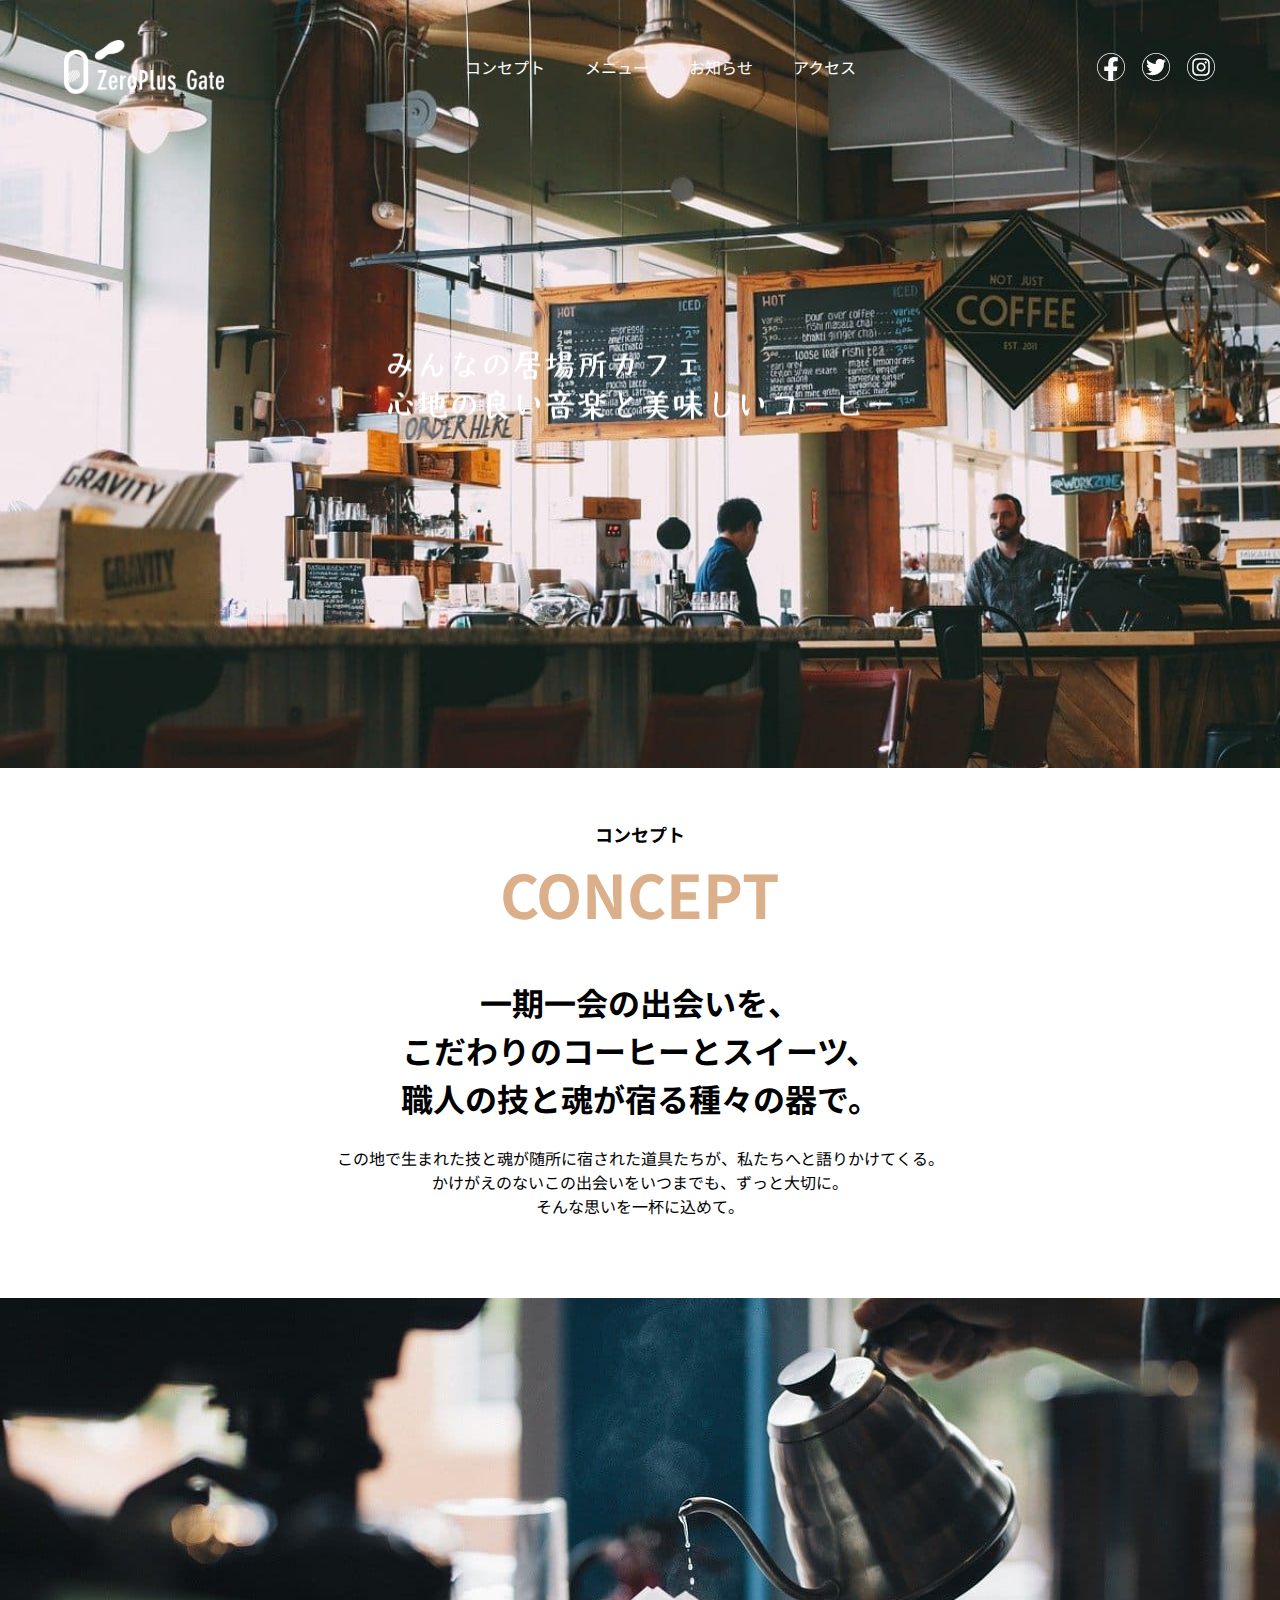
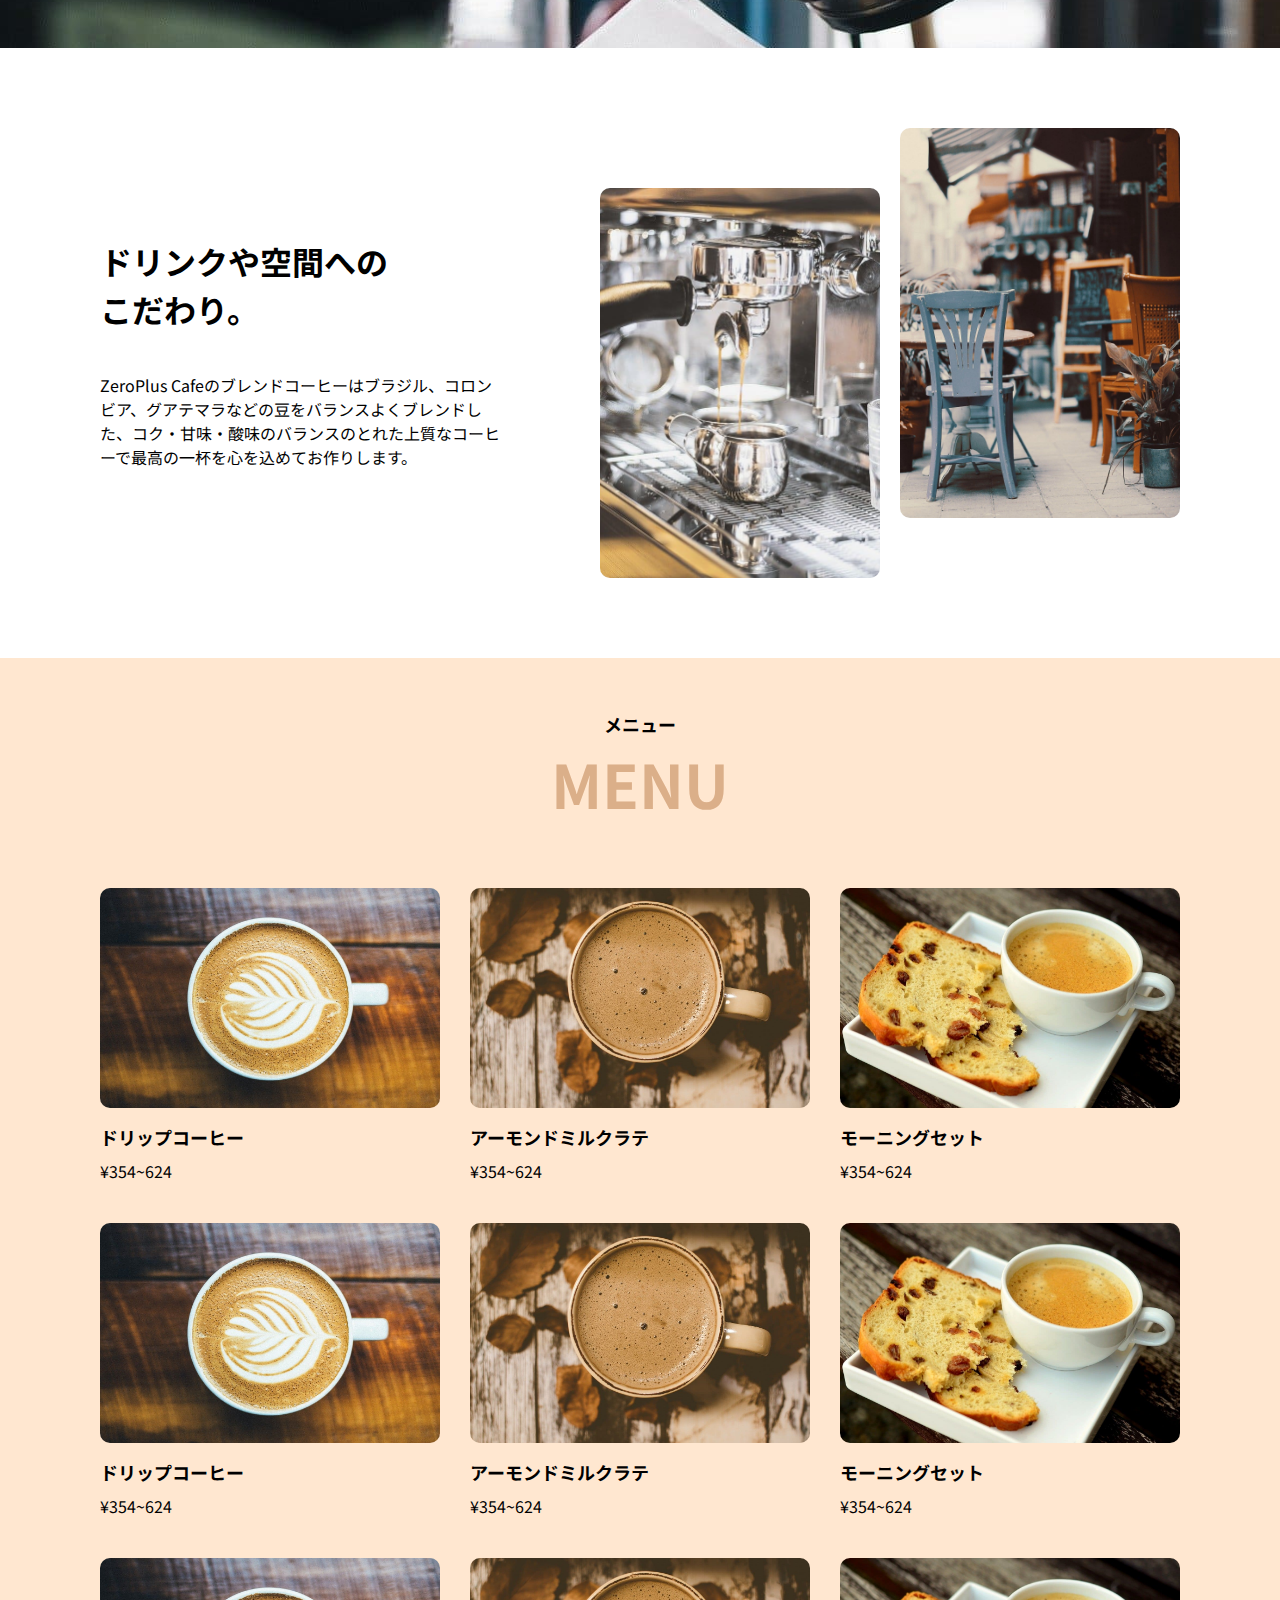
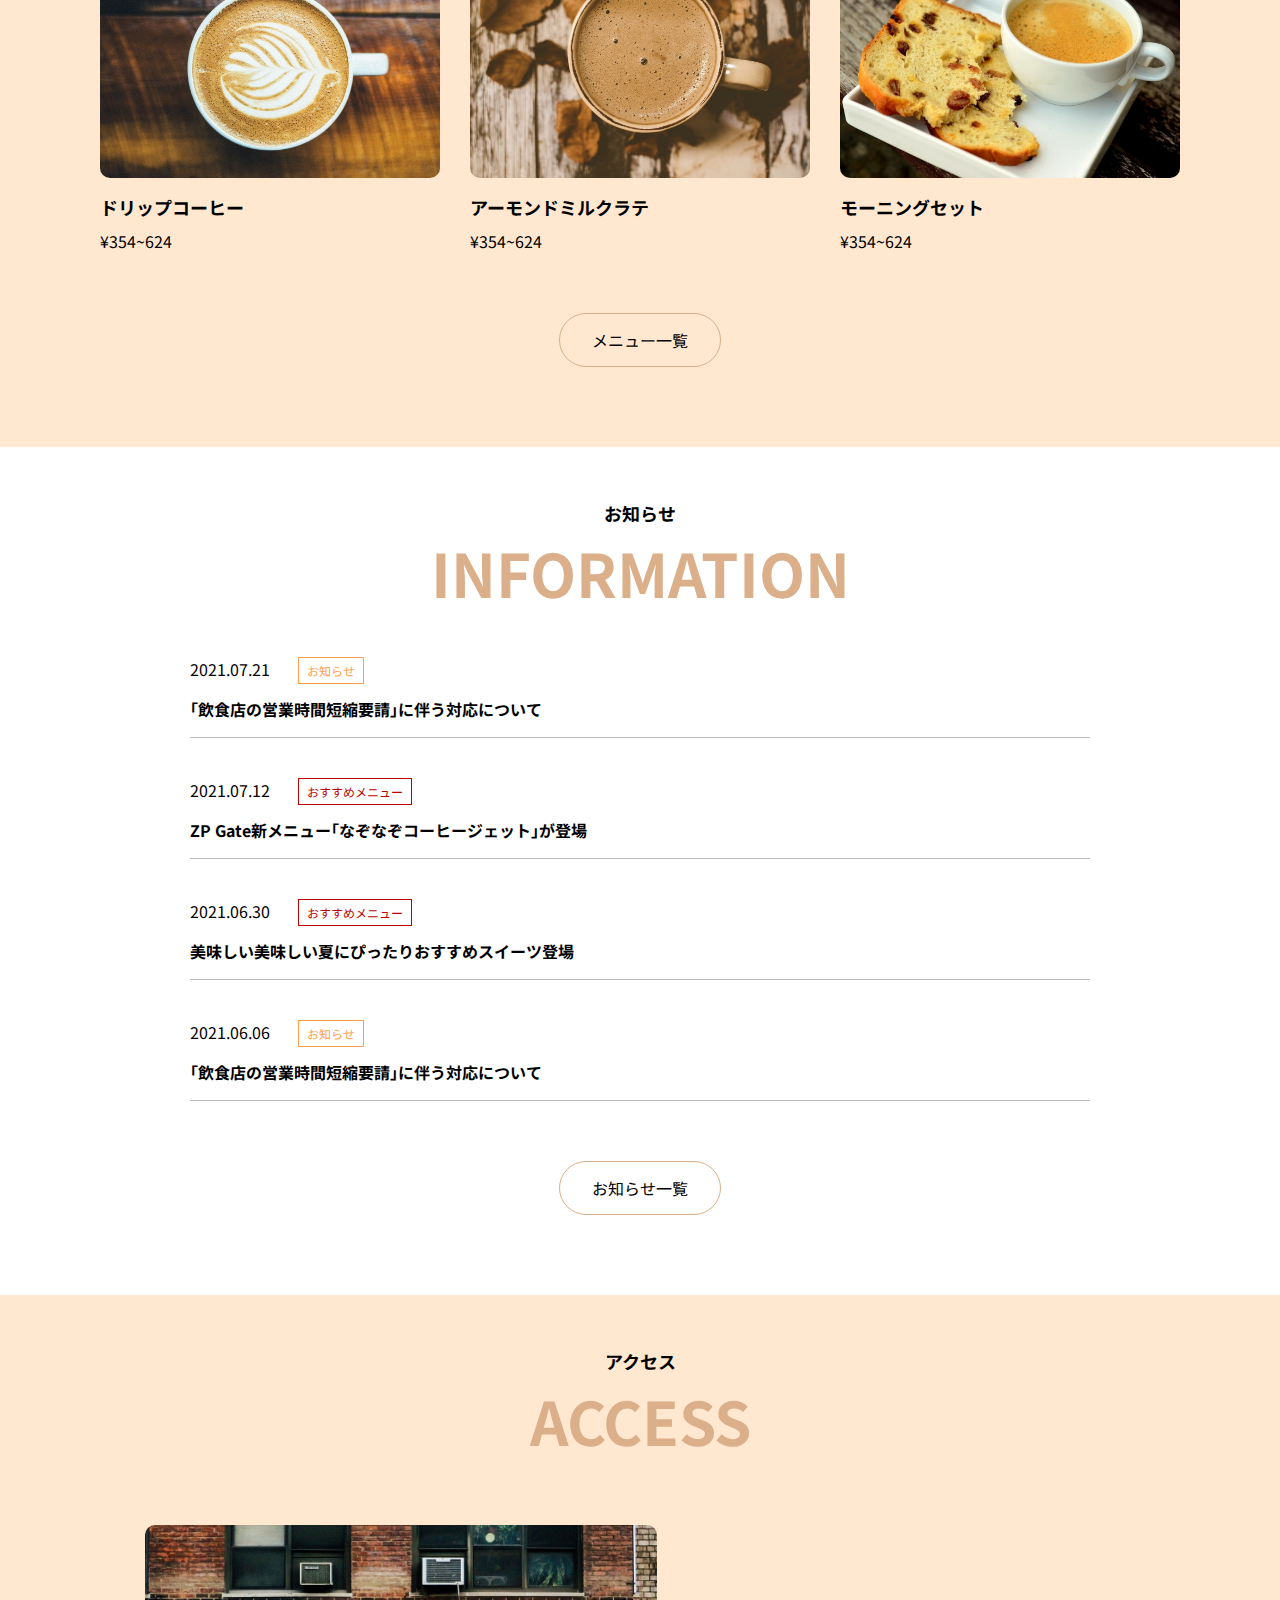
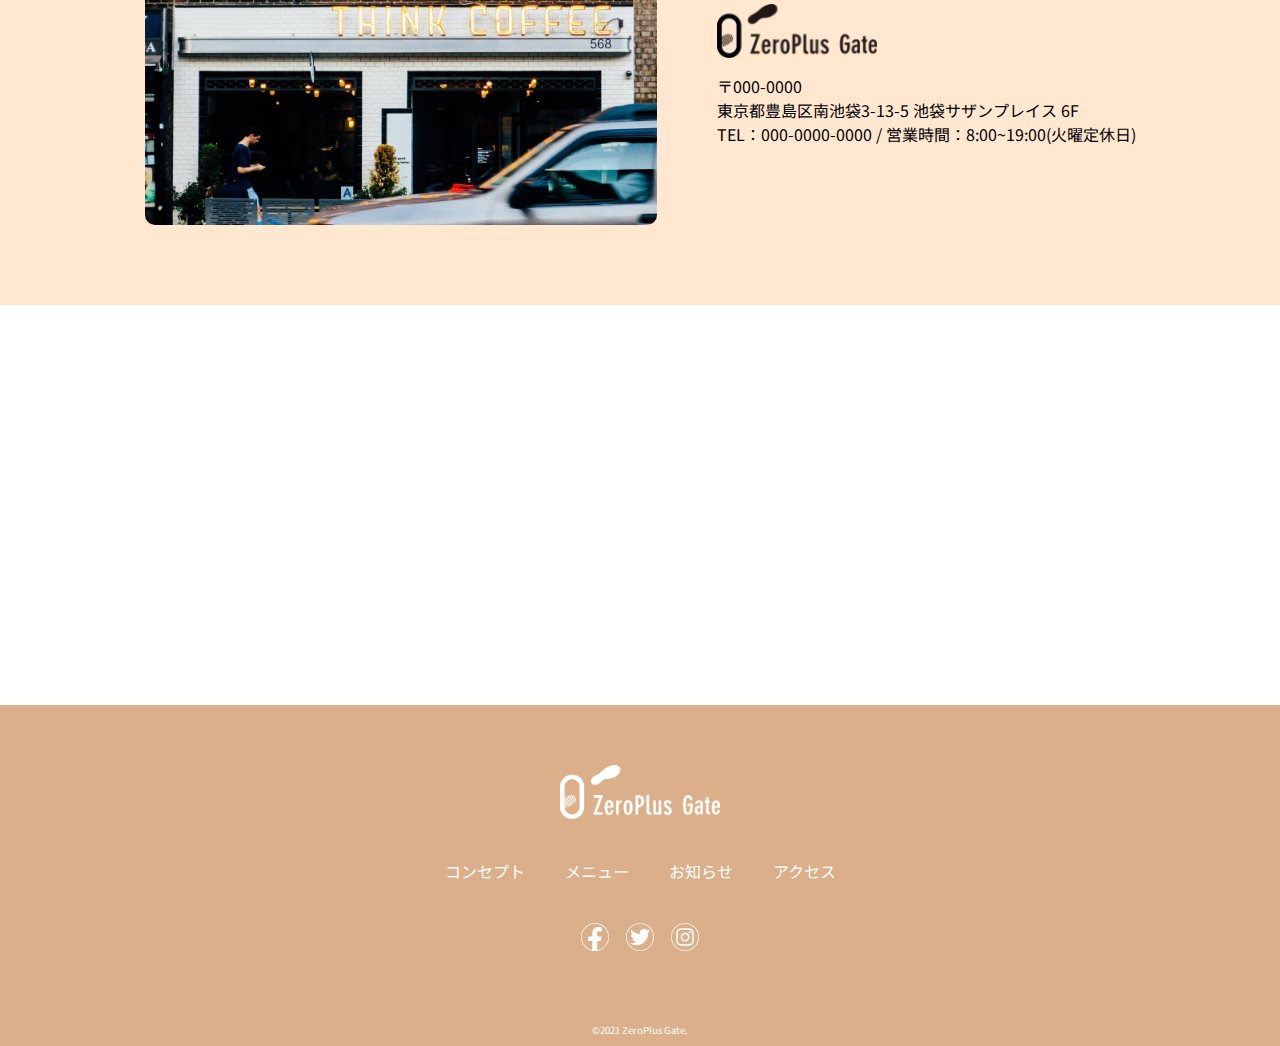
<file: index.html>
<!DOCTYPE html>
<html lang="ja">
  <head>
    <meta charset="UTF-8" />
    <meta http-equiv="X-UA-Compatible" content="IE=edge" />
    <meta name="viewport" content="width=device-width, initial-scale=1.0" />
    <title>ZeroPlus Gate | Cafe</title>
    <link rel="stylesheet" href="css/reset.css" />
    <link rel="preconnect" href="https://fonts.googleapis.com" />
    <link rel="preconnect" href="https://fonts.gstatic.com" crossorigin />
    <link
      href="https://fonts.googleapis.com/css2?family=Noto+Sans+JP:wght@400;700&display=swap"
      rel="stylesheet"
    />
    <link rel="stylesheet" href="css/style.css" />
  </head>

  <body>
    <header class="header">
      <h1 class="header-logo">
        <a class="header-link" href="index.html"
          ><img src="img/logo.png" alt="ロゴ"
        /></a>
      </h1>
      <nav class="header-nav">
        <ul class="header-nav-list">
          <li class="header-nav-item">
            <a href="index.html#concept" class="header-nav-link">コンセプト</a>
          </li>
          <li class="header-nav-item">
            <a href="index.html#menu" class="header-nav-link">メニュー</a>
          </li>
          <li class="header-nav-item">
            <a href="info.html" class="header-nav-link">お知らせ</a>
          </li>
          <li class="header-nav-item">
            <a href="#access" class="header-nav-link">アクセス</a>
          </li>
        </ul>
      </nav>
      <div class="icon">
        <ul class="icon-list">
          <li class="icon-item">
            <a href="#" class="icon-link"
              ><img src="img/facebook_icon.png" alt="Facebookアイコン"
            /></a>
          </li>
          <li class="icon-item">
            <a href="#" class="icon-link"
              ><img src="img/twitter_icon.png" alt="Twitterアイコン"
            /></a>
          </li>
          <li class="icon-item">
            <a href="#" class="icon-link"
              ><img src="img/instagram_icon.png" alt="Instagramアイコン"
            /></a>
          </li>
        </ul>
      </div>
    </header>
    <div class="kv __index">
      <div class="kv-copy">
        <img src="img/kv_copy.png" alt="">
      </div>
    </div>

    <main>
      <section id="concept" class="concept section-wrap">
        <div class="section-inner">
          <h2 class="section-ttl __concept">CONCEPT</h2>
          <p class="concept-txt-main">
            一期一会の出会いを、<br />
            こだわりのコーヒーとスイーツ、<br />
            職人の技と魂が宿る種々の器で。
          </p>
          <p class="concept-txt-sub">
            この地で生まれた技と魂が随所に宿された道具たちが、私たちへと語りかけてくる。<br />
            かけがえのないこの出会いをいつまでも、ずっと大切に。<br />
            そんな思いを一杯に込めて。
          </p>
        </div>
        <div class="concept-img-box">
          <img
            src="img/concept_bg.jpg"
            alt="コンセプトイメージ"
            class="concept-img"
          />
        </div>
        <div class="section-inner">
          <div class="concept-detail-wrap">
            <div class="concept-detail-content">
              <h3 class="concept-detail-ttl">
                ドリンクや空間への<br />
                こだわり。
              </h3>
              <p class="concept-detail-txt">
                ZeroPlus
                Cafeのブレンドコーヒーはブラジル、コロンビア、グアテマラなどの豆をバランスよくブレンドした、コク・甘味・酸味のバランスのとれた上質なコーヒーで最高の一杯を心を込めてお作りします。
              </p>
            </div>
            <div class="concept-detail-img-wrap">
              <div class="concept-detail-img-box">
                <img
                  src="img/concept_photo01.jpg"
                  alt="コンセプトイメージ"
                  class="concept-detail-img"
                />
              </div>
              <div class="concept-detail-img-box">
                <img
                  src="img/concept_photo02.jpeg"
                  alt="コンセプトイメージ"
                  class="concept-detail-img"
                />
              </div>
            </div>
          </div>
        </div>
      </section>

      <section id="menu" class="menu section-wrap">
        <div class="section-inner">
          <h2 class="section-ttl __menu">MENU</h2>
          <div class="menu-wrap">
            <div class="menu-item">
              <div class="menu-img-box">
                <img
                  src="img/menu_photo01.jpeg"
                  alt="ドリップコーヒー"
                  class="menu-img"
                />
              </div>
              <div class="menu-content">
                <p class="menu-txt">ドリップコーヒー</p>
                <p class="menu-price">¥354~624</p>
              </div>
            </div>
            <div class="menu-item">
              <div class="menu-img-box">
                <img
                  src="img/menu_photo02.jpeg"
                  alt="アーモンドミルクラテ"
                  class="menu-img"
                />
              </div>
              <div class="menu-content">
                <p class="menu-txt">アーモンドミルクラテ</p>
                <p class="menu-price">¥354~624</p>
              </div>
            </div>
            <div class="menu-item">
              <div class="menu-img-box">
                <img
                  src="img/menu_photo03.jpg"
                  alt="モーニングセット"
                  class="menu-img"
                />
              </div>
              <div class="menu-content">
                <p class="menu-txt">モーニングセット</p>
                <p class="menu-price">¥354~624</p>
              </div>
            </div>
            <div class="menu-item">
              <div class="menu-img-box">
                <img
                  src="img/menu_photo01.jpeg"
                  alt="ドリップコーヒー"
                  class="menu-img"
                />
              </div>
              <div class="menu-content">
                <p class="menu-txt">ドリップコーヒー</p>
                <p class="menu-price">¥354~624</p>
              </div>
            </div>
            <div class="menu-item">
              <div class="menu-img-box">
                <img
                  src="img/menu_photo02.jpeg"
                  alt="アーモンドミルクラテ"
                  class="menu-img"
                />
              </div>
              <div class="menu-content">
                <p class="menu-txt">アーモンドミルクラテ</p>
                <p class="menu-price">¥354~624</p>
              </div>
            </div>
            <div class="menu-item">
              <div class="menu-img-box">
                <img
                  src="img/menu_photo03.jpg"
                  alt="モーニングセット"
                  class="menu-img"
                />
              </div>
              <div class="menu-content">
                <p class="menu-txt">モーニングセット</p>
                <p class="menu-price">¥354~624</p>
              </div>
            </div>
            <div class="menu-item">
              <div class="menu-img-box">
                <img
                  src="img/menu_photo01.jpeg"
                  alt="ドリップコーヒー"
                  class="menu-img"
                />
              </div>
              <div class="menu-content">
                <p class="menu-txt">ドリップコーヒー</p>
                <p class="menu-price">¥354~624</p>
              </div>
            </div>
            <div class="menu-item">
              <div class="menu-img-box">
                <img
                  src="img/menu_photo02.jpeg"
                  alt="アーモンドミルクラテ"
                  class="menu-img"
                />
              </div>
              <div class="menu-content">
                <p class="menu-txt">アーモンドミルクラテ</p>
                <p class="menu-price">¥354~624</p>
              </div>
            </div>
            <div class="menu-item">
              <div class="menu-img-box">
                <img
                  src="img/menu_photo03.jpg"
                  alt="モーニングセット"
                  class="menu-img"
                />
              </div>
              <div class="menu-content">
                <p class="menu-txt">モーニングセット</p>
                <p class="menu-price">¥354~624</p>
              </div>
            </div>
          </div>
          <div class="btn">
            <a href="menu.html" class="btn-link">メニュー一覧</a>
          </div>
        </div>
      </section>

      <section id="info" class="info section-wrap">
        <div class="section-inner-s">
          <h2 class="section-ttl __info">INFORMATION</h2>
          <ul class="info-list">
            <li class="info-item">
              <span class="info-date"> 2021.07.21 </span>
              <span class="info-tag __orange">お知らせ</span>
              <p class="info-txt">
                <a href="info-single.html" class="info-link"
                  >｢飲食店の営業時間短縮要請｣に伴う対応について</a
                >
              </p>
            </li>
            <li class="info-item">
              <span class="info-date"> 2021.07.12 </span>
              <span class="info-tag __red">おすすめメニュー</span>
              <p class="info-txt">
                <a href="info-single.html" class="info-link"
                  >ZP Gate新メニュー｢なぞなぞコーヒージェット｣が登場</a
                >
              </p>
            </li>
            <li class="info-item">
              <span class="info-date"> 2021.06.30 </span>
              <span class="info-tag __red">おすすめメニュー</span>
              <p class="info-txt">
                <a href="info-single.html" class="info-link"
                  >美味しい美味しい夏にぴったりおすすめスイーツ登場</a
                >
              </p>
            </li>
            <li class="info-item">
              <span class="info-date"> 2021.06.06 </span>
              <span class="info-tag __orange">お知らせ</span>
              <p class="info-txt">
                <a href="info-single.html" class="info-link"
                  >｢飲食店の営業時間短縮要請｣に伴う対応について</a
                >
              </p>
            </li>
          </ul>
          <div class="btn">
            <a href="info.html" class="btn-link">お知らせ一覧</a>
          </div>
        </div>
      </section>

      <section id="access" class="access section-wrap">
        <div class="section-inner">
          <h2 class="section-ttl __access">ACCESS</h2>
          <div class="access-box">
            <div class="access-img-box">
              <img src="img/access_photo.jpg" alt="店舗" class="access-img" />
            </div>
            <div class="access-txt-box">
              <div class="access-txt-img-box">
                <img
                  src="img/logo-black.png"
                  alt="ロゴ"
                  class="access-txt-img"
                />
              </div>
              <p class="access-txt">〒000-0000</p>
              <p class="access-txt">
                東京都豊島区南池袋3-13-5 池袋サザンプレイス 6F
              </p>
              <p class="access-txt">
                TEL：000-0000-0000 / 営業時間：8:00~19:00(火曜定休日)
              </p>
            </div>
          </div>
        </div>
      </section>
      <div class="access-map">
        <iframe
          src="https://www.google.com/maps/embed?pb=!1m18!1m12!1m3!1d3239.0233591672827!2d139.70955231562382!3d35.725644035141656!2m3!1f0!2f0!3f0!3m2!1i1024!2i768!4f13.1!3m3!1m2!1s0x60188d9437ef2593%3A0x9064511d84b164e4!2zWmVyb1BsdXPmsaDooovmoKEgLSDjg5Xjg6rjg7zjg6njg7PjgrnnibnljJblnovjg5fjg63jgrDjg6njg5_jg7PjgrDjgrnjgq_jg7zjg6sgLQ!5e0!3m2!1sja!2sjp!4v1629350153091!5m2!1sja!2sjp"
          width="100%"
          height="400"
          style="border: 0"
          allowfullscreen=""
          loading="lazy"
        ></iframe>
      </div>
    </main>

    <footer class="footer">
      <div class="footer-img-box">
        <img src="img/logo.png" alt="ロゴ" class="footer-img" />
      </div>
      <ul class="footer-nav-list">
        <li class="footer-nav-item">
          <a href="#concept" class="footer-nav-link">コンセプト</a>
        </li>
        <li class="footer-nav-item">
          <a href="menu.html" class="footer-nav-link">メニュー</a>
        </li>
        <li class="footer-nav-item">
          <a href="info.html" class="footer-nav-link">お知らせ</a>
        </li>
        <li class="footer-nav-item">
          <a href="index.html#access" class="footer-nav-link">アクセス</a>
        </li>
      </ul>

      <div class="icon">
        <ul class="icon-list">
          <li class="icon-item">
            <a href="#" class="icon-link"
              ><img src="img/facebook_icon.png" alt="Facebookアイコン"
            /></a>
          </li>
          <li class="icon-item">
            <a href="#" class="icon-link"
              ><img src="img/twitter_icon.png" alt="Twitterアイコン"
            /></a>
          </li>
          <li class="icon-item">
            <a href="#" class="icon-link"
              ><img src="img/instagram_icon.png" alt="Instagramアイコン"
            /></a>
          </li>
        </ul>
      </div>
      <p class="footer-copy"><small>&copy;2021 ZeroPlus Gate.</small></p>
    </footer>
  </body>
</html>
</file>
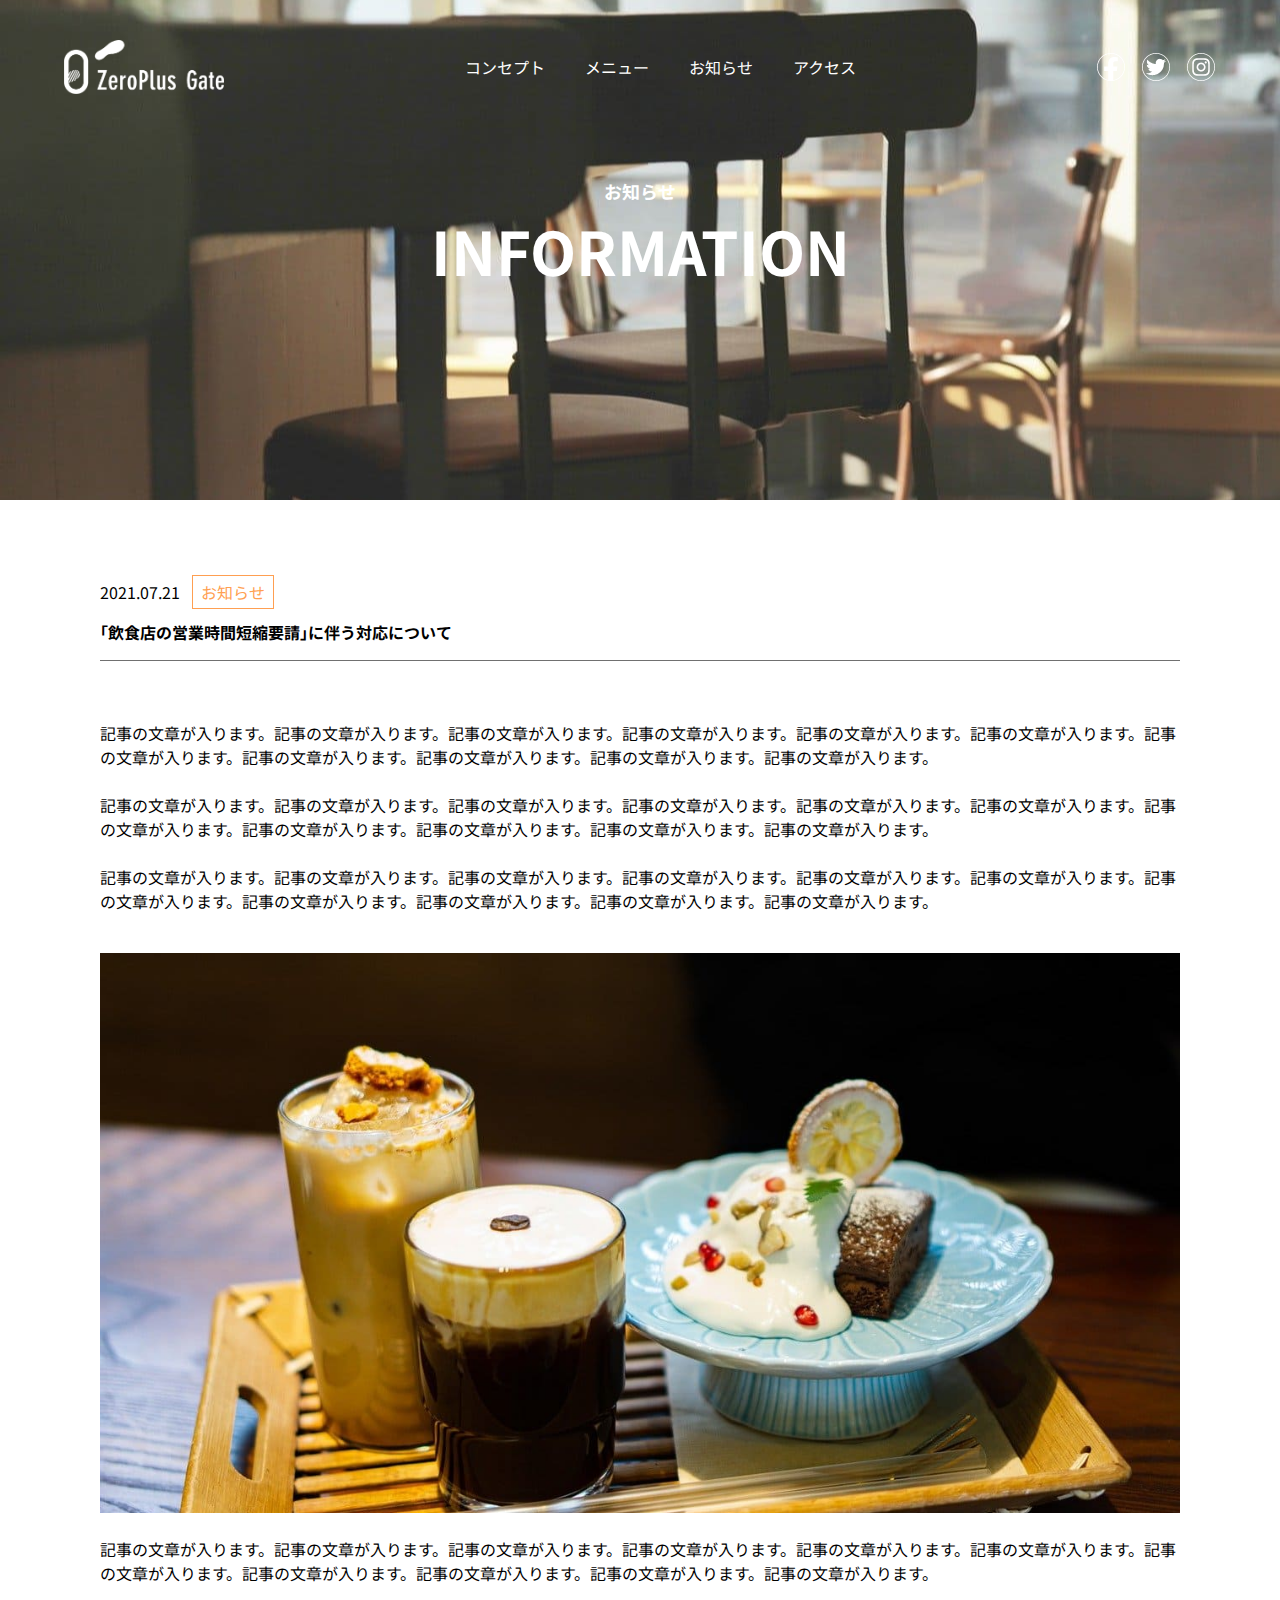
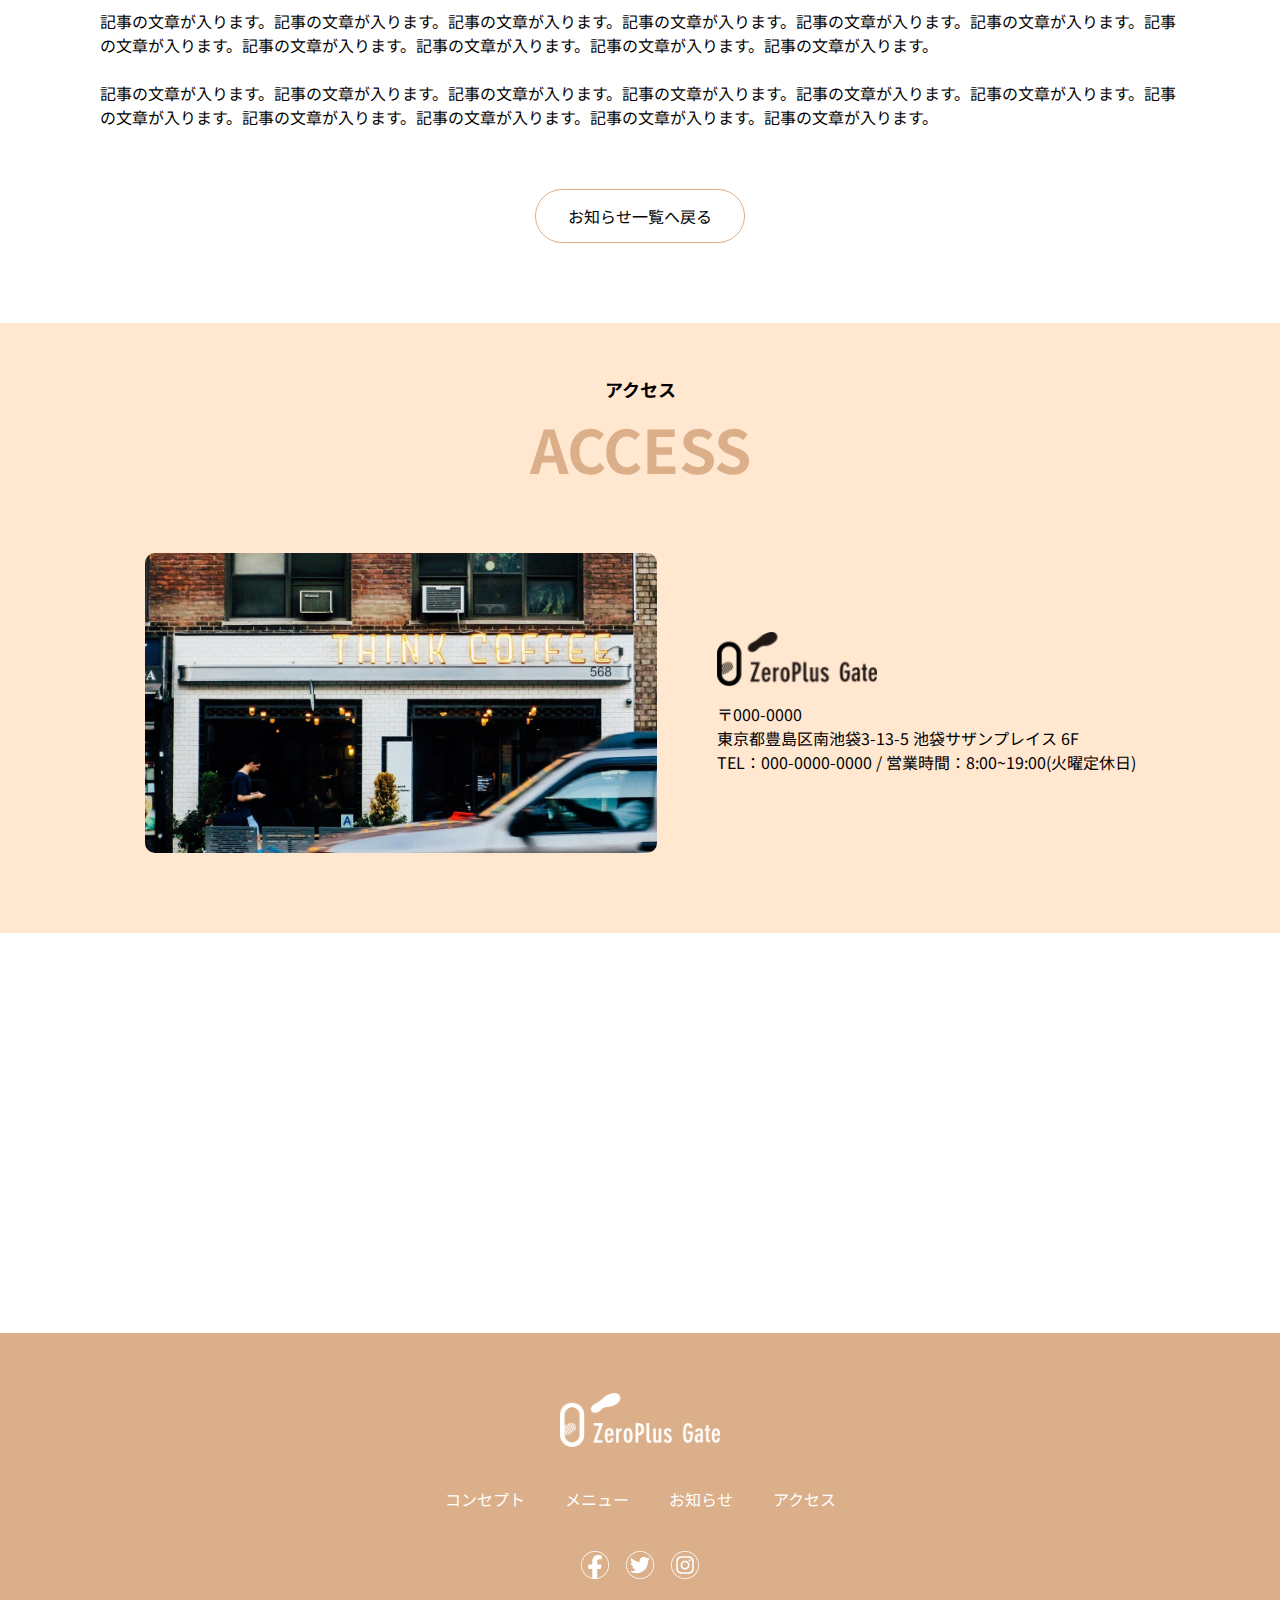
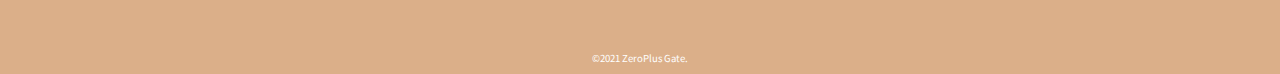
<file: info-single.html>
<!DOCTYPE html>
<html lang="ja">

<head>
  <meta charset="UTF-8">
  <meta http-equiv="X-UA-Compatible" content="IE=edge">
  <meta name="viewport" content="width=device-width, initial-scale=1.0">
  <title>ZeroPlus Gate | Cafe | お知らせ詳細</title>
  <link rel="stylesheet" href="css/reset.css" />
  <link rel="preconnect" href="https://fonts.googleapis.com">
  <link rel="preconnect" href="https://fonts.gstatic.com" crossorigin>
  <link href="https://fonts.googleapis.com/css2?family=Noto+Sans+JP:wght@400;700&display=swap" rel="stylesheet">
  <link rel="stylesheet" href="css/style.css" />
</head>

<body>
  <header class="header">
    <h1 class="header-logo">
      <a class="header-link" href="index.html"
        ><img src="img/logo.png" alt="ロゴ"
      /></a>
    </h1>
    <nav class="header-nav">
      <ul class="header-nav-list">
        <li class="header-nav-item"><a href="index.html#concept" class="header-nav-link">コンセプト</a></li>
        <li class="header-nav-item"><a href="menu.html" class="header-nav-link">メニュー</a></li>
        <li class="header-nav-item"><a href="info.html" class="header-nav-link">お知らせ</a></li>
        <li class="header-nav-item"><a href="#access" class="header-nav-link">アクセス</a></li>
      </ul>
    </nav>
    <div class="icon">
      <ul class="icon-list">
        <li class="icon-item"><a href="#" class="icon-link"><img src="img/facebook_icon.png" alt="Facebookアイコン"></a></li>
        <li class="icon-item"><a href="#" class="icon-link"><img src="img/twitter_icon.png" alt="Twitterアイコン"></a></li>
        <li class="icon-item"><a href="#" class="icon-link"><img src="img/instagram_icon.png" alt="Instagramアイコン"></a>
        </li>
      </ul>
    </div>
  </header>
  <div class="kv __info">
    <div class="kv-detail">
      <h2 class="section-ttl __info">INFORMATION</h2>
    </div>
  </div>
  <main>
    <section class="info-single section-wrap">
      <div class="section-inner">
        <div class="info-single-head">
          <p class="info-date">2021.07.21<span class="info-single-tag __orange">お知らせ</span></p>
          <p class="info-txt">｢飲食店の営業時間短縮要請｣に伴う対応について</p>
        </div>
        <div class="info-single-content">
          <p>
            記事の文章が入ります。記事の文章が入ります。記事の文章が入ります。記事の文章が入ります。記事の文章が入ります。記事の文章が入ります。記事の文章が入ります。記事の文章が入ります。記事の文章が入ります。記事の文章が入ります。記事の文章が入ります。
          </p>
          <p>
            記事の文章が入ります。記事の文章が入ります。記事の文章が入ります。記事の文章が入ります。記事の文章が入ります。記事の文章が入ります。記事の文章が入ります。記事の文章が入ります。記事の文章が入ります。記事の文章が入ります。記事の文章が入ります。
          </p>
          <p>
            記事の文章が入ります。記事の文章が入ります。記事の文章が入ります。記事の文章が入ります。記事の文章が入ります。記事の文章が入ります。記事の文章が入ります。記事の文章が入ります。記事の文章が入ります。記事の文章が入ります。記事の文章が入ります。
          </p>

          <img src="img/info_photo.jpg" alt="記事詳細画像">

          <p>
            記事の文章が入ります。記事の文章が入ります。記事の文章が入ります。記事の文章が入ります。記事の文章が入ります。記事の文章が入ります。記事の文章が入ります。記事の文章が入ります。記事の文章が入ります。記事の文章が入ります。記事の文章が入ります。
          </p>
          <p>
            記事の文章が入ります。記事の文章が入ります。記事の文章が入ります。記事の文章が入ります。記事の文章が入ります。記事の文章が入ります。記事の文章が入ります。記事の文章が入ります。記事の文章が入ります。記事の文章が入ります。記事の文章が入ります。
          </p>
          <p>
            記事の文章が入ります。記事の文章が入ります。記事の文章が入ります。記事の文章が入ります。記事の文章が入ります。記事の文章が入ります。記事の文章が入ります。記事の文章が入ります。記事の文章が入ります。記事の文章が入ります。記事の文章が入ります。
          </p>

        </div>
        <div class="btn"><a href="info.html" class="btn-link">お知らせ一覧へ戻る</a></div>
      </div>
    </section>
    <section id="access" class="access section-wrap">
      <div class="section-inner">
        <h2 class="section-ttl __access">ACCESS</h2>
        <div class="access-box">
          <div class="access-img-box">
            <img src="img/access_photo.jpg" alt="店舗" class="access-img" />
          </div>
          <div class="access-txt-box">
            <div class="access-txt-img-box">
              <img
                src="img/logo-black.png"
                alt="ロゴ"
                class="access-txt-img"
              />
            </div>
            <p class="access-txt">〒000-0000</p>
            <p class="access-txt">
              東京都豊島区南池袋3-13-5 池袋サザンプレイス 6F
            </p>
            <p class="access-txt">
              TEL：000-0000-0000 / 営業時間：8:00~19:00(火曜定休日)
            </p>
          </div>
        </div>
      </div>
    </section>
    <div class="access-map">
      <iframe
        src="https://www.google.com/maps/embed?pb=!1m18!1m12!1m3!1d3239.0233591672827!2d139.70955231562382!3d35.725644035141656!2m3!1f0!2f0!3f0!3m2!1i1024!2i768!4f13.1!3m3!1m2!1s0x60188d9437ef2593%3A0x9064511d84b164e4!2zWmVyb1BsdXPmsaDooovmoKEgLSDjg5Xjg6rjg7zjg6njg7PjgrnnibnljJblnovjg5fjg63jgrDjg6njg5_jg7PjgrDjgrnjgq_jg7zjg6sgLQ!5e0!3m2!1sja!2sjp!4v1629350153091!5m2!1sja!2sjp"
        width="100%"
        height="400"
        style="border: 0"
        allowfullscreen=""
        loading="lazy"
      ></iframe>
    </div>
  </main>

  <footer class="footer">
    <div class="footer-img-box">
      <img src="img/logo.png" alt="ロゴ" class="footer-img" />
    </div>
    <ul class="footer-nav-list">
      <li class="footer-nav-item">
        <a href="#concept" class="footer-nav-link">コンセプト</a>
      </li>
      <li class="footer-nav-item">
        <a href="menu.html" class="footer-nav-link">メニュー</a>
      </li>
      <li class="footer-nav-item">
        <a href="info.html" class="footer-nav-link">お知らせ</a>
      </li>
      <li class="footer-nav-item">
        <a href="index.html#access" class="footer-nav-link">アクセス</a>
      </li>
    </ul>

    <div class="icon">
      <ul class="icon-list">
        <li class="icon-item">
          <a href="#" class="icon-link"
            ><img src="img/facebook_icon.png" alt="Facebookアイコン"
          /></a>
        </li>
        <li class="icon-item">
          <a href="#" class="icon-link"
            ><img src="img/twitter_icon.png" alt="Twitterアイコン"
          /></a>
        </li>
        <li class="icon-item">
          <a href="#" class="icon-link"
            ><img src="img/instagram_icon.png" alt="Instagramアイコン"
          /></a>
        </li>
      </ul>
    </div>
    <p class="footer-copy"><small>&copy;2021 ZeroPlus Gate.</small></p>
  </footer>
</body>

</html>
</file>
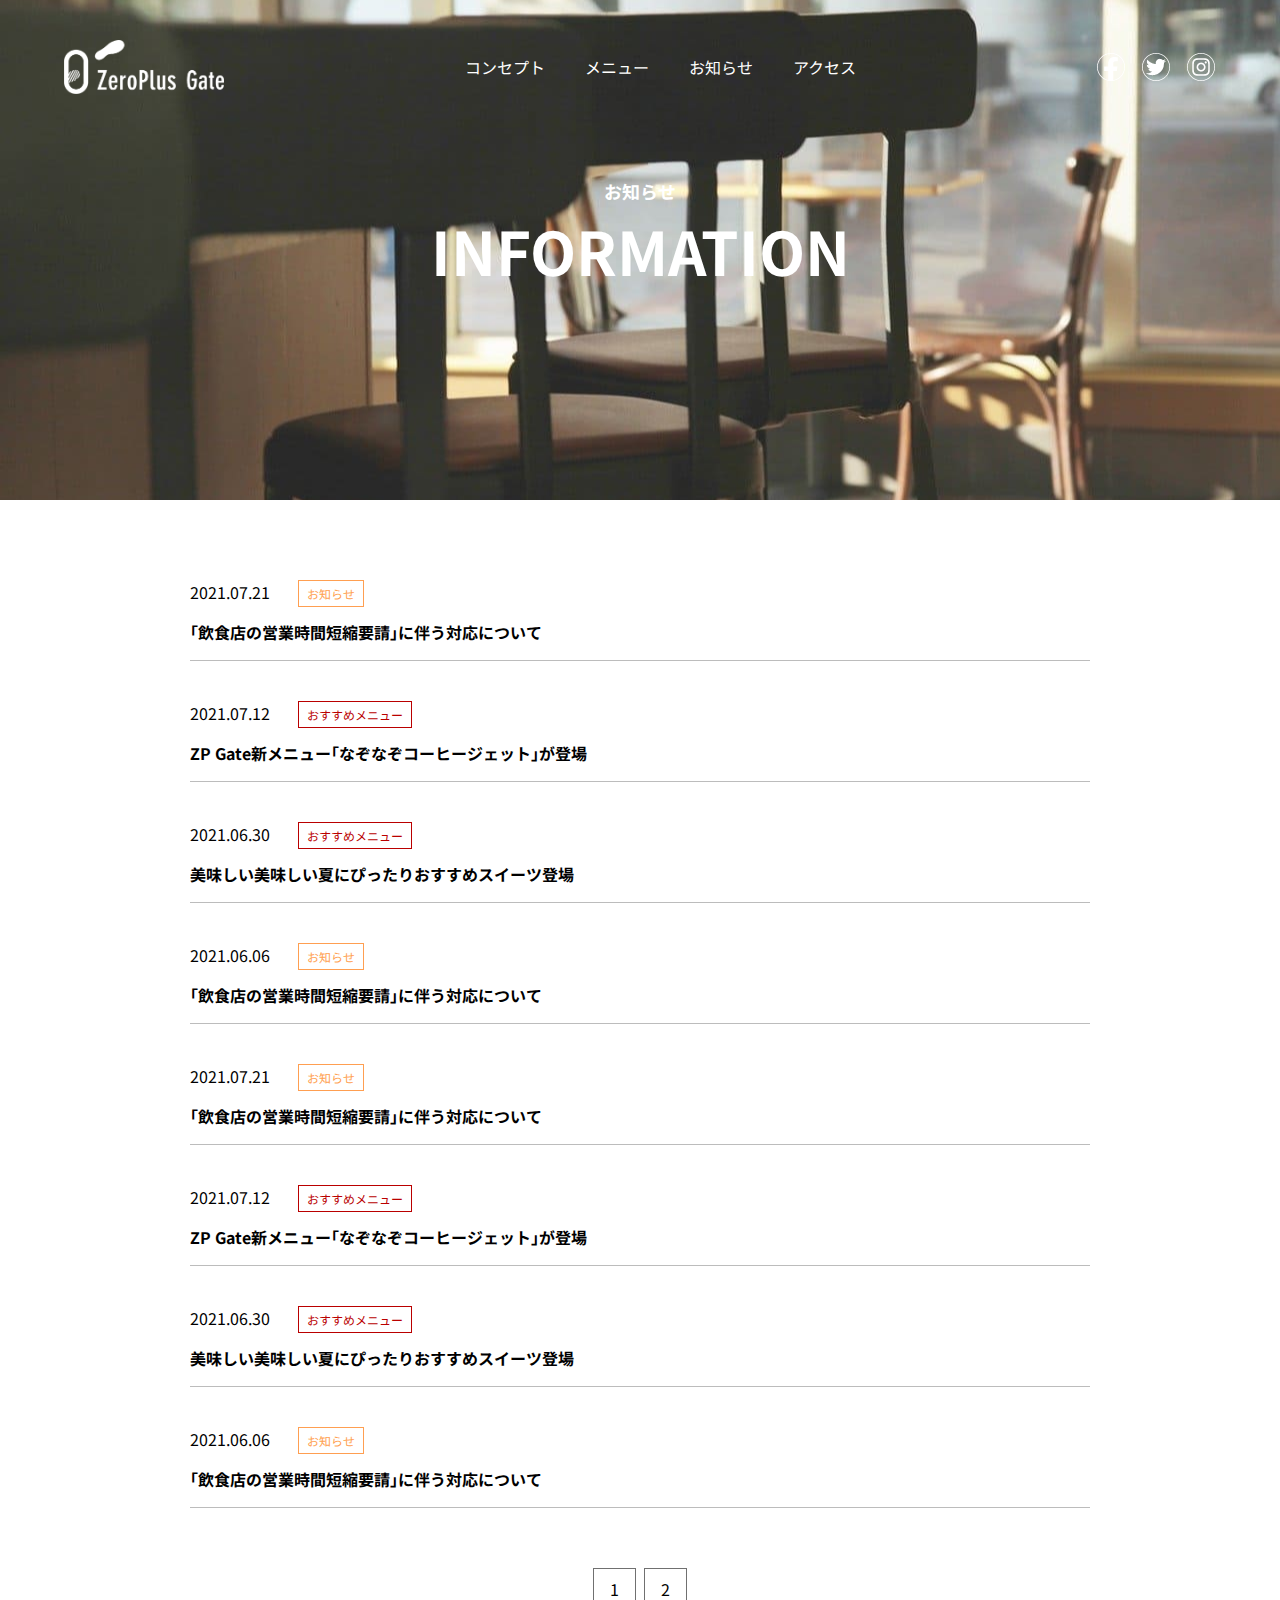
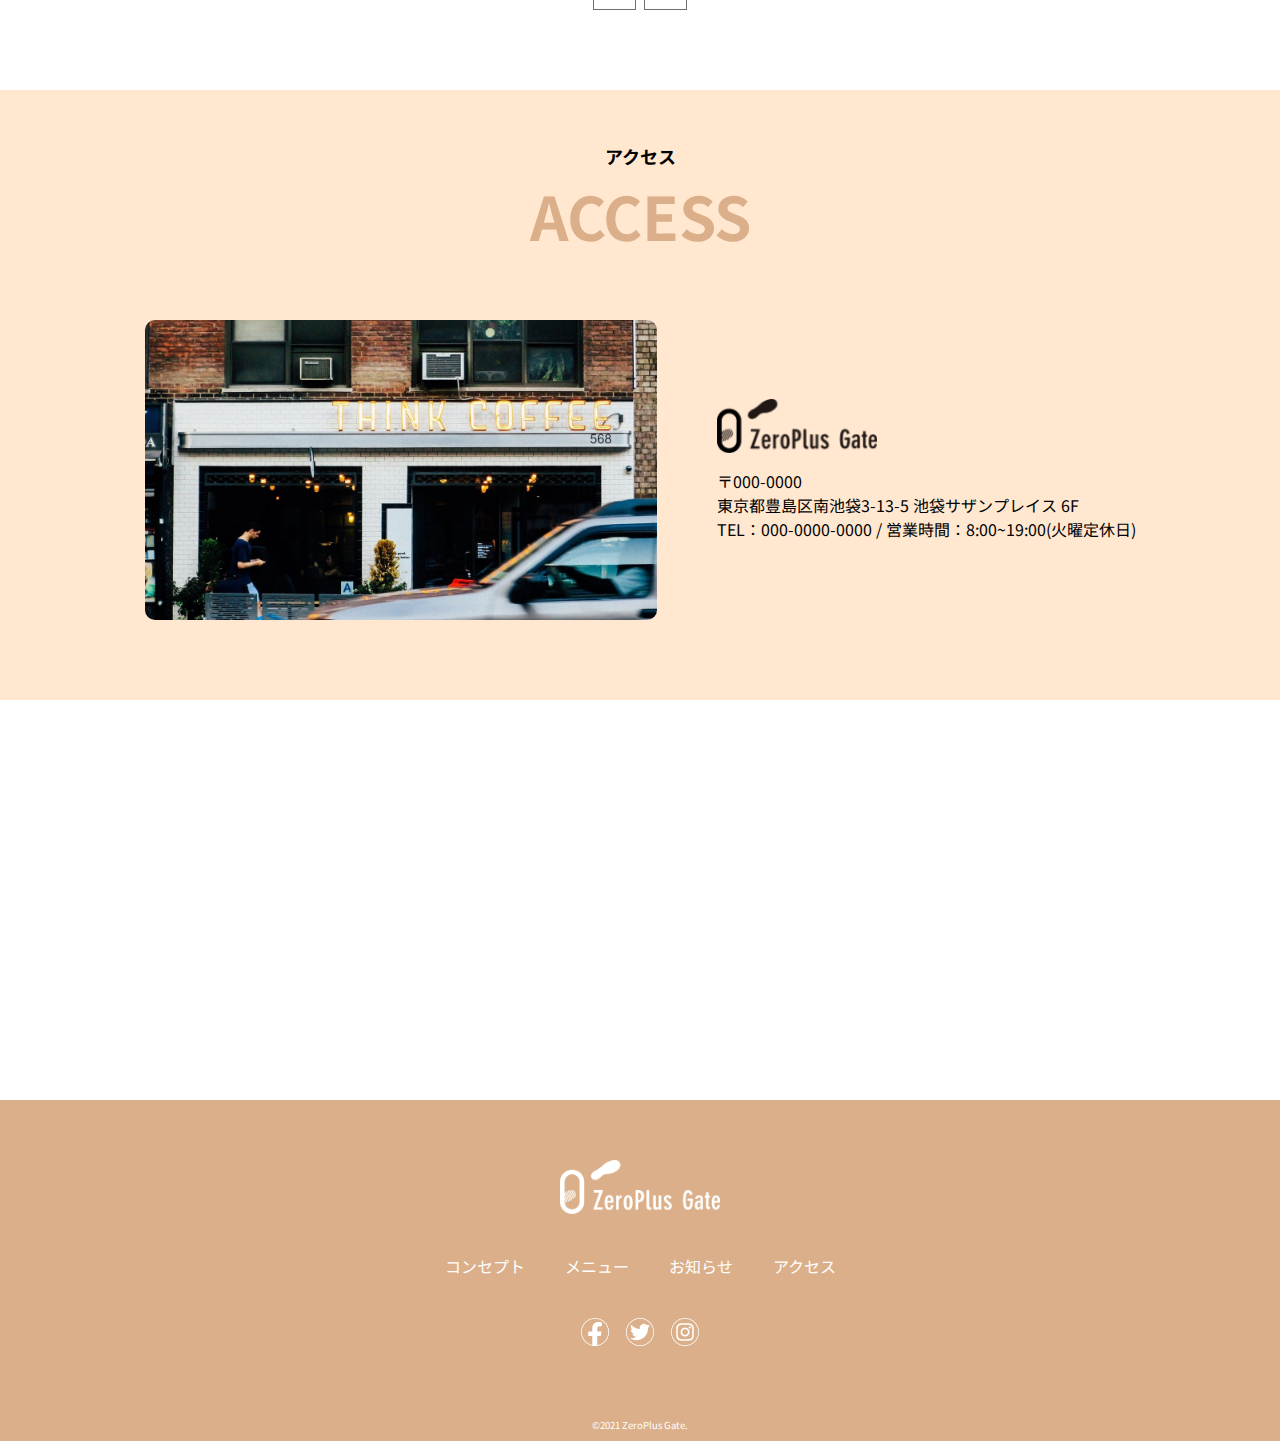
<file: info.html>
<!DOCTYPE html>
<html lang="ja">
  <head>
    <meta charset="UTF-8" />
    <meta http-equiv="X-UA-Compatible" content="IE=edge" />
    <meta name="viewport" content="width=device-width, initial-scale=1.0" />
    <title>ZeroPlus Gate | Cafe | お知らせ</title>
    <link rel="stylesheet" href="css/reset.css" />
    <link rel="preconnect" href="https://fonts.googleapis.com" />
    <link rel="preconnect" href="https://fonts.gstatic.com" crossorigin />
    <link
      href="https://fonts.googleapis.com/css2?family=Noto+Sans+JP:wght@400;700&display=swap"
      rel="stylesheet"
    />
    <link rel="stylesheet" href="css/style.css" />
  </head>

  <body>
    <header class="header">
      <h1 class="header-logo">
        <a class="header-link" href="index.html"
          ><img src="img/logo.png" alt="ロゴ"
        /></a>
      </h1>
      <nav class="header-nav">
        <ul class="header-nav-list">
          <li class="header-nav-item">
            <a href="index.html#concept" class="header-nav-link">コンセプト</a>
          </li>
          <li class="header-nav-item">
            <a href="menu.html" class="header-nav-link">メニュー</a>
          </li>
          <li class="header-nav-item">
            <a href="info.html" class="header-nav-link">お知らせ</a>
          </li>
          <li class="header-nav-item">
            <a href="#access" class="header-nav-link">アクセス</a>
          </li>
        </ul>
      </nav>
      <div class="icon">
        <ul class="icon-list">
          <li class="icon-item">
            <a href="#" class="icon-link"
              ><img src="img/facebook_icon.png" alt="Facebookアイコン"
            /></a>
          </li>
          <li class="icon-item">
            <a href="#" class="icon-link"
              ><img src="img/twitter_icon.png" alt="Twitterアイコン"
            /></a>
          </li>
          <li class="icon-item">
            <a href="#" class="icon-link"
              ><img src="img/instagram_icon.png" alt="Instagramアイコン"
            /></a>
          </li>
        </ul>
      </div>
    </header>
    <div class="kv __info">
      <div class="kv-detail">
        <h2 class="section-ttl __info">INFORMATION</h2>
      </div>
    </div>
    <main>
      <section class="info __under">
        <div class="section-inner-s">
          <ul class="info-list">
            <li class="info-item">
              <span class="info-date"> 2021.07.21 </span>
              <span class="info-tag __orange">お知らせ</span>
              <p class="info-txt">
                <a href="info-single.html" class="info-link"
                  >｢飲食店の営業時間短縮要請｣に伴う対応について</a
                >
              </p>
            </li>
            <li class="info-item">
              <span class="info-date"> 2021.07.12 </span>
              <span class="info-tag __red">おすすめメニュー</span>
              <p class="info-txt">
                <a href="info-single.html" class="info-link"
                  >ZP Gate新メニュー｢なぞなぞコーヒージェット｣が登場</a
                >
              </p>
            </li>
            <li class="info-item">
              <span class="info-date"> 2021.06.30 </span>
              <span class="info-tag __red">おすすめメニュー</span>
              <p class="info-txt">
                <a href="info-single.html" class="info-link"
                  >美味しい美味しい夏にぴったりおすすめスイーツ登場</a
                >
              </p>
            </li>
            <li class="info-item">
              <span class="info-date"> 2021.06.06 </span>
              <span class="info-tag __orange">お知らせ</span>
              <p class="info-txt">
                <a href="info-single.html" class="info-link"
                  >｢飲食店の営業時間短縮要請｣に伴う対応について</a
                >
              </p>
            </li>
            <li class="info-item">
              <span class="info-date"> 2021.07.21 </span>
              <span class="info-tag __orange">お知らせ</span>
              <p class="info-txt">
                <a href="info-single.html" class="info-link"
                  >｢飲食店の営業時間短縮要請｣に伴う対応について</a
                >
              </p>
            </li>
            <li class="info-item">
              <span class="info-date"> 2021.07.12 </span>
              <span class="info-tag __red">おすすめメニュー</span>
              <p class="info-txt">
                <a href="info-single.html" class="info-link"
                  >ZP Gate新メニュー｢なぞなぞコーヒージェット｣が登場</a
                >
              </p>
            </li>
            <li class="info-item">
              <span class="info-date"> 2021.06.30 </span>
              <span class="info-tag __red">おすすめメニュー</span>
              <p class="info-txt">
                <a href="info-single.html" class="info-link"
                  >美味しい美味しい夏にぴったりおすすめスイーツ登場</a
                >
              </p>
            </li>
            <li class="info-item">
              <span class="info-date"> 2021.06.06 </span>
              <span class="info-tag __orange">お知らせ</span>
              <p class="info-txt">
                <a href="info-single.html" class="info-link"
                  >｢飲食店の営業時間短縮要請｣に伴う対応について</a
                >
              </p>
            </li>
          </ul>

          <ul class="page-btn-box">
            <li class="page-btn"><a href="#" class="page-btn-link">1</a></li>
            <li class="page-btn"><a href="#" class="page-btn-link">2</a></li>
          </ul>
        </div>
      </section>

      <section id="access" class="access section-wrap">
        <div class="section-inner">
          <h2 class="section-ttl __access">ACCESS</h2>
          <div class="access-box">
            <div class="access-img-box">
              <img src="img/access_photo.jpg" alt="店舗" class="access-img" />
            </div>
            <div class="access-txt-box">
              <div class="access-txt-img-box">
                <img
                  src="img/logo-black.png"
                  alt="ロゴ"
                  class="access-txt-img"
                />
              </div>
              <p class="access-txt">〒000-0000</p>
              <p class="access-txt">
                東京都豊島区南池袋3-13-5 池袋サザンプレイス 6F
              </p>
              <p class="access-txt">
                TEL：000-0000-0000 / 営業時間：8:00~19:00(火曜定休日)
              </p>
            </div>
          </div>
        </div>
      </section>
      <div class="access-map">
        <iframe
          src="https://www.google.com/maps/embed?pb=!1m18!1m12!1m3!1d3239.0233591672827!2d139.70955231562382!3d35.725644035141656!2m3!1f0!2f0!3f0!3m2!1i1024!2i768!4f13.1!3m3!1m2!1s0x60188d9437ef2593%3A0x9064511d84b164e4!2zWmVyb1BsdXPmsaDooovmoKEgLSDjg5Xjg6rjg7zjg6njg7PjgrnnibnljJblnovjg5fjg63jgrDjg6njg5_jg7PjgrDjgrnjgq_jg7zjg6sgLQ!5e0!3m2!1sja!2sjp!4v1629350153091!5m2!1sja!2sjp"
          width="100%"
          height="400"
          style="border: 0"
          allowfullscreen=""
          loading="lazy"
        ></iframe>
      </div>
    </main>

    <footer class="footer">
      <div class="footer-img-box">
        <img src="img/logo.png" alt="ロゴ" class="footer-img" />
      </div>
      <ul class="footer-nav-list">
        <li class="footer-nav-item">
          <a href="#concept" class="footer-nav-link">コンセプト</a>
        </li>
        <li class="footer-nav-item">
          <a href="menu.html" class="footer-nav-link">メニュー</a>
        </li>
        <li class="footer-nav-item">
          <a href="info.html" class="footer-nav-link">お知らせ</a>
        </li>
        <li class="footer-nav-item">
          <a href="index.html#access" class="footer-nav-link">アクセス</a>
        </li>
      </ul>

      <div class="icon">
        <ul class="icon-list">
          <li class="icon-item">
            <a href="#" class="icon-link"
              ><img src="img/facebook_icon.png" alt="Facebookアイコン"
            /></a>
          </li>
          <li class="icon-item">
            <a href="#" class="icon-link"
              ><img src="img/twitter_icon.png" alt="Twitterアイコン"
            /></a>
          </li>
          <li class="icon-item">
            <a href="#" class="icon-link"
              ><img src="img/instagram_icon.png" alt="Instagramアイコン"
            /></a>
          </li>
        </ul>
      </div>
      <p class="footer-copy"><small>&copy;2021 ZeroPlus Gate.</small></p>
    </footer>
  </body>
</html>
</file>
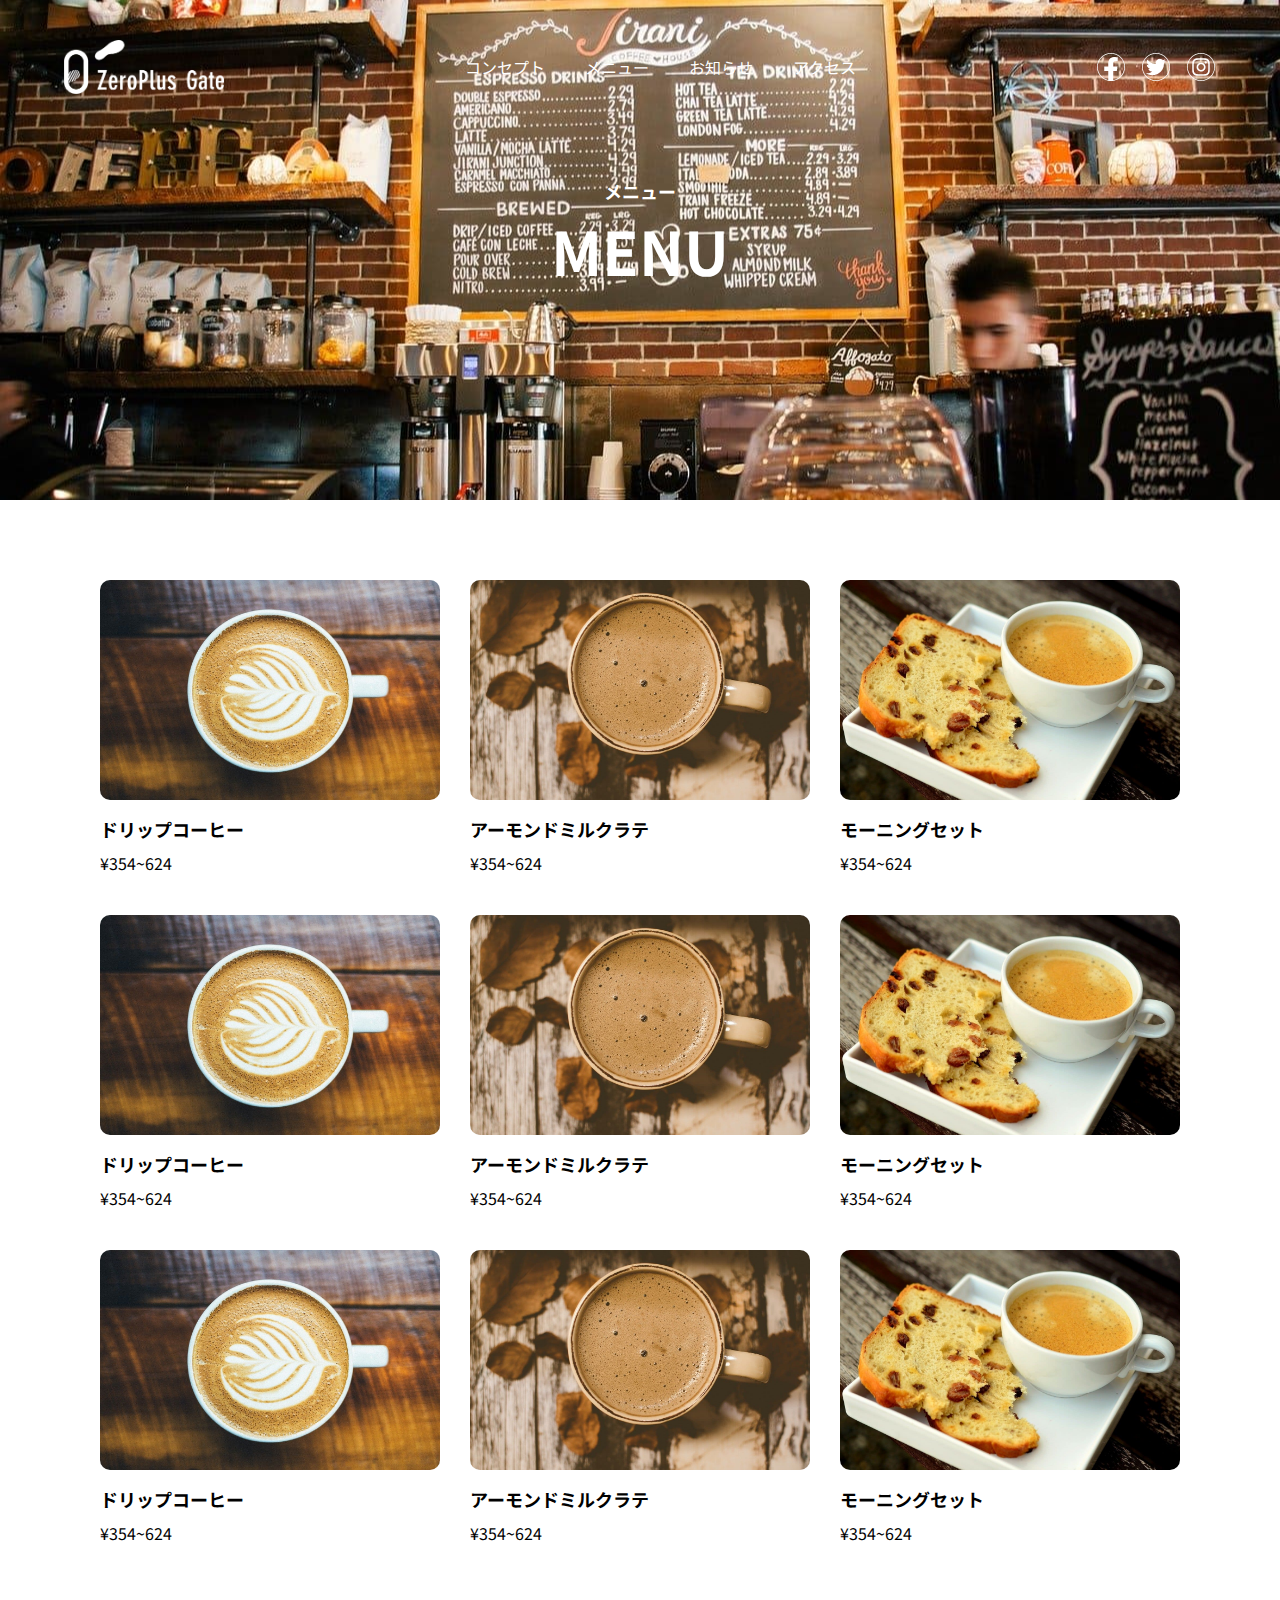
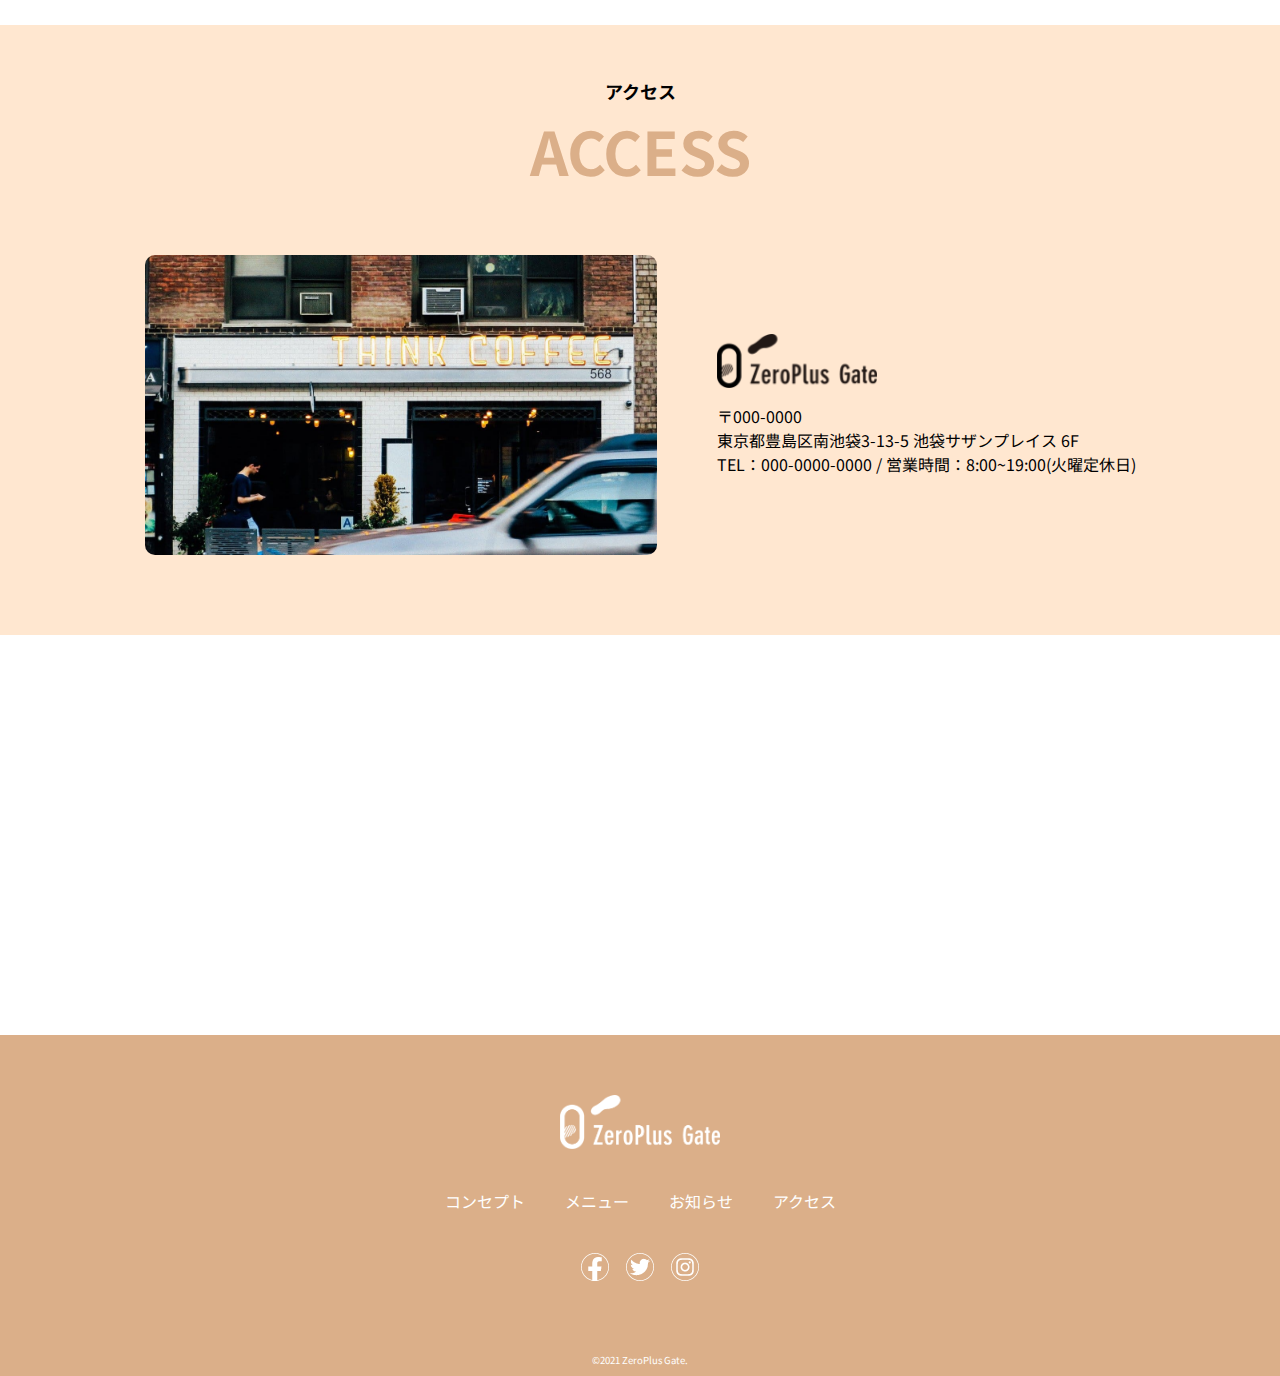
<file: menu.html>
<!DOCTYPE html>
<html lang="ja">
  <head>
    <meta charset="UTF-8" />
    <meta http-equiv="X-UA-Compatible" content="IE=edge" />
    <meta name="viewport" content="width=device-width, initial-scale=1.0" />
    <title>ZeroPlus Gate | Cafe | メニュー一覧</title>
    <link rel="stylesheet" href="css/reset.css" />
    <link rel="preconnect" href="https://fonts.googleapis.com" />
    <link rel="preconnect" href="https://fonts.gstatic.com" crossorigin />
    <link
      href="https://fonts.googleapis.com/css2?family=Noto+Sans+JP:wght@400;700&display=swap"
      rel="stylesheet"
    />
    <link rel="stylesheet" href="css/style.css" />
  </head>

  <body>
    <header class="header">
      <h1 class="header-logo">
        <a class="header-link" href="index.html"
          ><img src="img/logo.png" alt="ロゴ"
        /></a>
      </h1>
      <nav class="header-nav">
        <ul class="header-nav-list">
          <li class="header-nav-item">
            <a href="index.html#concept" class="header-nav-link">コンセプト</a>
          </li>
          <li class="header-nav-item">
            <a href="menu.html" class="header-nav-link">メニュー</a>
          </li>
          <li class="header-nav-item">
            <a href="info.html" class="header-nav-link">お知らせ</a>
          </li>
          <li class="header-nav-item">
            <a href="#access" class="header-nav-link">アクセス</a>
          </li>
        </ul>
      </nav>
      <div class="icon">
        <ul class="icon-list">
          <li class="icon-item">
            <a href="#" class="icon-link"
              ><img src="img/facebook_icon.png" alt="Facebookアイコン"
            /></a>
          </li>
          <li class="icon-item">
            <a href="#" class="icon-link"
              ><img src="img/twitter_icon.png" alt="Twitterアイコン"
            /></a>
          </li>
          <li class="icon-item">
            <a href="#" class="icon-link"
              ><img src="img/instagram_icon.png" alt="Instagramアイコン"
            /></a>
          </li>
        </ul>
      </div>
    </header>
    <div class="kv __menu">
      <div class="kv-detail">
        <h2 class="section-ttl __menu">MENU</h2>
      </div>
    </div>
    <main>
      <section class="menu section-wrap __detail">
        <div class="section-inner">
          <div class="menu-wrap __detail">
            <div class="menu-item">
              <div class="menu-img-box">
                <img
                  src="img/menu_photo01.jpeg"
                  alt="ドリップコーヒー"
                  class="menu-img"
                />
              </div>
              <div class="menu-content">
                <p class="menu-txt">ドリップコーヒー</p>
                <p class="menu-price">¥354~624</p>
              </div>
            </div>
            <div class="menu-item">
              <div class="menu-img-box">
                <img
                  src="img/menu_photo02.jpeg"
                  alt="アーモンドミルクラテ"
                  class="menu-img"
                />
              </div>
              <div class="menu-content">
                <p class="menu-txt">アーモンドミルクラテ</p>
                <p class="menu-price">¥354~624</p>
              </div>
            </div>
            <div class="menu-item">
              <div class="menu-img-box">
                <img
                  src="img/menu_photo03.jpg"
                  alt="モーニングセット"
                  class="menu-img"
                />
              </div>
              <div class="menu-content">
                <p class="menu-txt">モーニングセット</p>
                <p class="menu-price">¥354~624</p>
              </div>
            </div>
            <div class="menu-item">
              <div class="menu-img-box">
                <img
                  src="img/menu_photo01.jpeg"
                  alt="ドリップコーヒー"
                  class="menu-img"
                />
              </div>
              <div class="menu-content">
                <p class="menu-txt">ドリップコーヒー</p>
                <p class="menu-price">¥354~624</p>
              </div>
            </div>
            <div class="menu-item">
              <div class="menu-img-box">
                <img
                  src="img/menu_photo02.jpeg"
                  alt="アーモンドミルクラテ"
                  class="menu-img"
                />
              </div>
              <div class="menu-content">
                <p class="menu-txt">アーモンドミルクラテ</p>
                <p class="menu-price">¥354~624</p>
              </div>
            </div>
            <div class="menu-item">
              <div class="menu-img-box">
                <img
                  src="img/menu_photo03.jpg"
                  alt="モーニングセット"
                  class="menu-img"
                />
              </div>
              <div class="menu-content">
                <p class="menu-txt">モーニングセット</p>
                <p class="menu-price">¥354~624</p>
              </div>
            </div>
            <div class="menu-item">
              <div class="menu-img-box">
                <img
                  src="img/menu_photo01.jpeg"
                  alt="ドリップコーヒー"
                  class="menu-img"
                />
              </div>
              <div class="menu-content">
                <p class="menu-txt">ドリップコーヒー</p>
                <p class="menu-price">¥354~624</p>
              </div>
            </div>
            <div class="menu-item">
              <div class="menu-img-box">
                <img
                  src="img/menu_photo02.jpeg"
                  alt="アーモンドミルクラテ"
                  class="menu-img"
                />
              </div>
              <div class="menu-content">
                <p class="menu-txt">アーモンドミルクラテ</p>
                <p class="menu-price">¥354~624</p>
              </div>
            </div>
            <div class="menu-item">
              <div class="menu-img-box">
                <img
                  src="img/menu_photo03.jpg"
                  alt="モーニングセット"
                  class="menu-img"
                />
              </div>
              <div class="menu-content">
                <p class="menu-txt">モーニングセット</p>
                <p class="menu-price">¥354~624</p>
              </div>
            </div>
          </div>
        </div>
      </section>
      <section id="access" class="access section-wrap">
        <div class="section-inner">
          <h2 class="section-ttl __access">ACCESS</h2>
          <div class="access-box">
            <div class="access-img-box">
              <img src="img/access_photo.jpg" alt="店舗" class="access-img" />
            </div>
            <div class="access-txt-box">
              <div class="access-txt-img-box">
                <img
                  src="img/logo-black.png"
                  alt="ロゴ"
                  class="access-txt-img"
                />
              </div>
              <p class="access-txt">〒000-0000</p>
              <p class="access-txt">
                東京都豊島区南池袋3-13-5 池袋サザンプレイス 6F
              </p>
              <p class="access-txt">
                TEL：000-0000-0000 / 営業時間：8:00~19:00(火曜定休日)
              </p>
            </div>
          </div>
        </div>
      </section>
      <div class="access-map">
        <iframe
          src="https://www.google.com/maps/embed?pb=!1m18!1m12!1m3!1d3239.0233591672827!2d139.70955231562382!3d35.725644035141656!2m3!1f0!2f0!3f0!3m2!1i1024!2i768!4f13.1!3m3!1m2!1s0x60188d9437ef2593%3A0x9064511d84b164e4!2zWmVyb1BsdXPmsaDooovmoKEgLSDjg5Xjg6rjg7zjg6njg7PjgrnnibnljJblnovjg5fjg63jgrDjg6njg5_jg7PjgrDjgrnjgq_jg7zjg6sgLQ!5e0!3m2!1sja!2sjp!4v1629350153091!5m2!1sja!2sjp"
          width="100%"
          height="400"
          style="border: 0"
          allowfullscreen=""
          loading="lazy"
        ></iframe>
      </div>
    </main>

    <footer class="footer">
      <div class="footer-img-box">
        <img src="img/logo.png" alt="ロゴ" class="footer-img" />
      </div>
      <ul class="footer-nav-list">
        <li class="footer-nav-item">
          <a href="#concept" class="footer-nav-link">コンセプト</a>
        </li>
        <li class="footer-nav-item">
          <a href="menu.html" class="footer-nav-link">メニュー</a>
        </li>
        <li class="footer-nav-item">
          <a href="info.html" class="footer-nav-link">お知らせ</a>
        </li>
        <li class="footer-nav-item">
          <a href="index.html#access" class="footer-nav-link">アクセス</a>
        </li>
      </ul>

      <div class="icon">
        <ul class="icon-list">
          <li class="icon-item">
            <a href="#" class="icon-link"
              ><img src="img/facebook_icon.png" alt="Facebookアイコン"
            /></a>
          </li>
          <li class="icon-item">
            <a href="#" class="icon-link"
              ><img src="img/twitter_icon.png" alt="Twitterアイコン"
            /></a>
          </li>
          <li class="icon-item">
            <a href="#" class="icon-link"
              ><img src="img/instagram_icon.png" alt="Instagramアイコン"
            /></a>
          </li>
        </ul>
      </div>
      <p class="footer-copy"><small>&copy;2021 ZeroPlus Gate.</small></p>
    </footer>
  </body>
</html>
</file>
<file: css/style.css>
@charset "UTF-8";

/****************************************:

ベーススタイル

*****************************************:*/
body {
  font-family: 'Noto Sans JP', sans-serif;
  line-height: 1.5;
  font-size: 16px;
}

.section-wrap {
  padding: 80px 0;
}

.section-inner {
  width: 1080px;
  margin: 0 auto;
}

.section-inner-s {
  width: 900px;
  margin: 0 auto;
}

.section-ttl {
  font-size: 60px;
  font-weight: bold;
  text-align: center;
  color: #dbaf89;
  position: relative;
}

.section-ttl.__concept::before {
  content: "コンセプト";
  color: #000;
  position: absolute;
  font-size: 18px;
  position: absolute;
  bottom: 100%;
  left: 50%;
  transform: translateX(-50%);
}

.section-ttl.__menu::before {
  content: "メニュー";
  color: #000;
  position: absolute;
  font-size: 18px;
  position: absolute;
  bottom: 100%;
  left: 50%;
  transform: translateX(-50%);
}

.section-ttl.__info::before {
  content: "お知らせ";
  color: #000;
  position: absolute;
  font-size: 18px;
  position: absolute;
  bottom: 100%;
  left: 50%;
  transform: translateX(-50%);
}

.section-ttl.__access::before {
  content: "アクセス";
  color: #000;
  position: absolute;
  font-size: 18px;
  position: absolute;
  bottom: 100%;
  left: 50%;
  transform: translateX(-50%);
}

/****************************************:

btn

*****************************************:*/
.btn {
  margin-top: 60px;
  text-align: center;
}

.btn-link {
  display: inline-block;
  padding: 14px 32px;
  border: 1px solid #dbaf89;
  border-radius: 28px;
}

/****************************************:

page-btn

*****************************************:*/

.page-btn-box {
  display: flex;
  justify-content: center;
  align-items: center;
  margin-top: 60px;
}

.page-btn {
  border: 1px solid #707070;
  transition: 0.3s;
}

.page-btn:not(:first-child) {
  margin-left: 8px;
}

.page-btn:hover {
  border: 1px solid transparent;
  background-color: #ffe7d0;
}

.page-btn-link {
  display: block;
  text-align: center;
  padding: 8px 16px;
}

/****************************************:

icon

*****************************************:*/

.icon-list {
  display: flex;
  justify-content: center;
  align-items: center;
}

/* 応用 */
.icon-item {
  transition: 0.3s;
}

.icon-item:hover {
  transform: rotate(15deg);
}

.icon-item+.icon-item {
  margin-left: 16px;
}

/****************************************:

header

*****************************************:*/
.header {
  display: flex;
  justify-content: space-between;
  align-items: center;
  width: 90%;
  color: #fff;
  position: absolute;
  top: 40px;
  left: 5%;
  z-index: 100;
}

.header-logo {
  width: 160px;
}

.header-nav-list {
  display: flex;
}

.header-nav-item {
  transition: 0.3s;
}

.header-nav-item:hover {
  color: #dbaf89;
}

.header-nav-item+.header-nav-item {
  margin-left: 40px;
}

.header-nav-link {
  position: relative;
}

/* 応用 */
.header-nav-link::after {
  content: "";
  position: absolute;
  bottom: -4px;
  left: 0;
  width: 100%;
  height: 2px;
  background-color: #fff;
  transform: scale(0, 1);
  transform-origin: right top;
  transition: transform 0.3s;
}

.header-nav-link:hover::after {
  transform-origin: left top;
  transform: scale(1, 1);
}

/****************************************:

kv

*****************************************:*/
.kv {
  width: 100%;
  height: 768px;
  position: relative;
}

.kv.__index {
  background: url(../img/kv.jpg) no-repeat center center/cover;
}

.kv.__menu {
  height: 500px;
  background: url(../img/menu_kv.jpg) no-repeat center center/cover;
}

.kv.__info {
  height: 500px;
  background: url(../img/info_kv.jpeg) no-repeat center center/cover;
}

.kv-copy {
  position: absolute;
  top: 50%;
  left: 50%;
  transform: translate(-50%, -50%);
}

.kv-detail {
  position: absolute;
  top: 50%;
  left: 50%;
  transform: translate(-50%, -50%);
}

.kv-detail .section-ttl {
  color: #fff;
}

.kv-detail .section-ttl::before {
  color: #fff;
}

/****************************************:

concept

*****************************************:*/

.concept-txt-main {
  text-align: center;
  font-size: 32px;
  font-weight: bold;
  margin-top: 40px;
}

.concept-txt-sub {
  margin-top: 24px;
  text-align: center;
}

.concept-img-box {
  /* width: 100%; */
  height: 350px;
  margin-top: 80px;
}

.concept-img {
  object-fit: cover;
  object-position: top;
}

.concept-detail-wrap {
  display: flex;
  justify-content: space-between;
  align-items: center;
  margin-top: 80px;
}

.concept-detail-content {
  width: 400px;
}

.concept-detail-ttl {
  font-size: 32px;
  font-weight: bold;
}

.concept-detail-txt {
  margin-top: 40px;
}

.concept-detail-img-wrap {
  display: flex;
  width: 580px;
}

.concept-detail-img-box {
  width: 280px;
  height: 390px;
}

.concept-detail-img-box:nth-child(1) {
  margin-top: 60px;
}

.concept-detail-img-box:nth-child(2) {
  margin: 0 0 60px 20px;
}

.concept-detail-img {
  object-fit: cover;
  border-radius: 10px;
}

/****************************************:

menu

*****************************************:*/
.menu {
  background-color: #ffe7d0;
}

.menu.__detail {
  background-color: #fff;
}

.menu-wrap {
  display: flex;
  justify-content: space-between;
  flex-wrap: wrap;
  margin-top: 60px
}

.menu-wrap.__detail {
  margin-top: 0;
}

.menu-wrap.__detail::after {
  content: "";
  display: block;
  width: 340px;
}

.menu-item {
  width: 340px;
}

.menu-item:nth-of-type(n+4) {
  margin-top: 40px;
}

.menu-img-box {
  height: 220px;
}

.menu-img {
  border-radius: 10px;
  object-fit: cover;
}

.menu-content {
  margin-top: 16px;
}

.menu-txt {
  font-size: 18px;
  font-weight: bold;
}

.menu-price {
  margin-top: 8px;
}

/****************************************:

info

*****************************************:*/
.info-item {
  border-bottom: 1px solid #bcbcbc;
  margin-top: 40px;
}

.info.__under {
  padding: 80px 0;
}

.info.__under .info-item:first-child {
  margin-top: 0;
}

.info-tag {
  margin-left: 24px;
  padding: 4px 8px;
  font-size: 12px;
}

.info-single-tag {
  margin-left: 12px;
  padding: 4px 8px;
  font-size: 16px;
}

.info-tag.__orange {
  color: #FF9F51;
  border: 1px solid #FF9F51;
}

.info-single-tag.__orange {
  color: #FF9F51;
  border: 1px solid #FF9F51;

}

.info-tag.__red {
  color: #BA0000;
  border: 1px solid #BA0000;
}

.info-txt {
  margin-top: 16px;
  padding-bottom: 16px;
  font-weight: bold;
}

.info-link {
  transition: 0.3s;
}

.info-link:hover {
  opacity: 0.5;
}

/****************************************:

access

*****************************************:*/
.access {
  background-color: #ffe7d0;
}

.access-box {
  display: flex;
  justify-content: center;
  align-items: center;
  margin-top: 60px;
}

.access-img-box {
  max-width: 512px;
  width: 100%;
  height: 300px;
}

.access-img-box img {
  border-radius: 10px;
  object-fit: cover;
}

.access-txt-box {
  margin-left: 60px;
}

.access-txt-img-box {
  width: 160px;
}

.access-txt:first-of-type {
  margin-top: 16px;
}

/****************************************:

info-single

*****************************************:*/

.info-single-head {
  border-bottom: 1px solid #707070;
}

.info-single-content {
  margin-top: 60px;
}

.info-single-content p {
  margin-top: 24px;
}

.info-single-content img {
  margin-top: 40px;
  object-fit: cover;
  height: 560px;
  width: 100%;
}



/****************************************:

footer

*****************************************:*/
.footer {
  background-color: #dbaf89;
  color: #fff;
  padding-top: 60px;
}

.footer-img-box {
  margin: 0 auto;
  width: 160px;
}

.footer-nav-list {
  display: flex;
  justify-content: center;
  margin-top: 40px;
}

.footer-nav-item {
  transition: 0.3s;
}

.footer-nav-item:hover {
  color: #000;
}

.footer-nav-item+.footer-nav-item {
  margin-left: 40px;
}

.footer .icon {
  margin-top: 40px;
}

.footer-copy {
  font-size: 12px;
  text-align: center;
  padding: 8px 0;
  margin-top: 60px;
}
</file>
